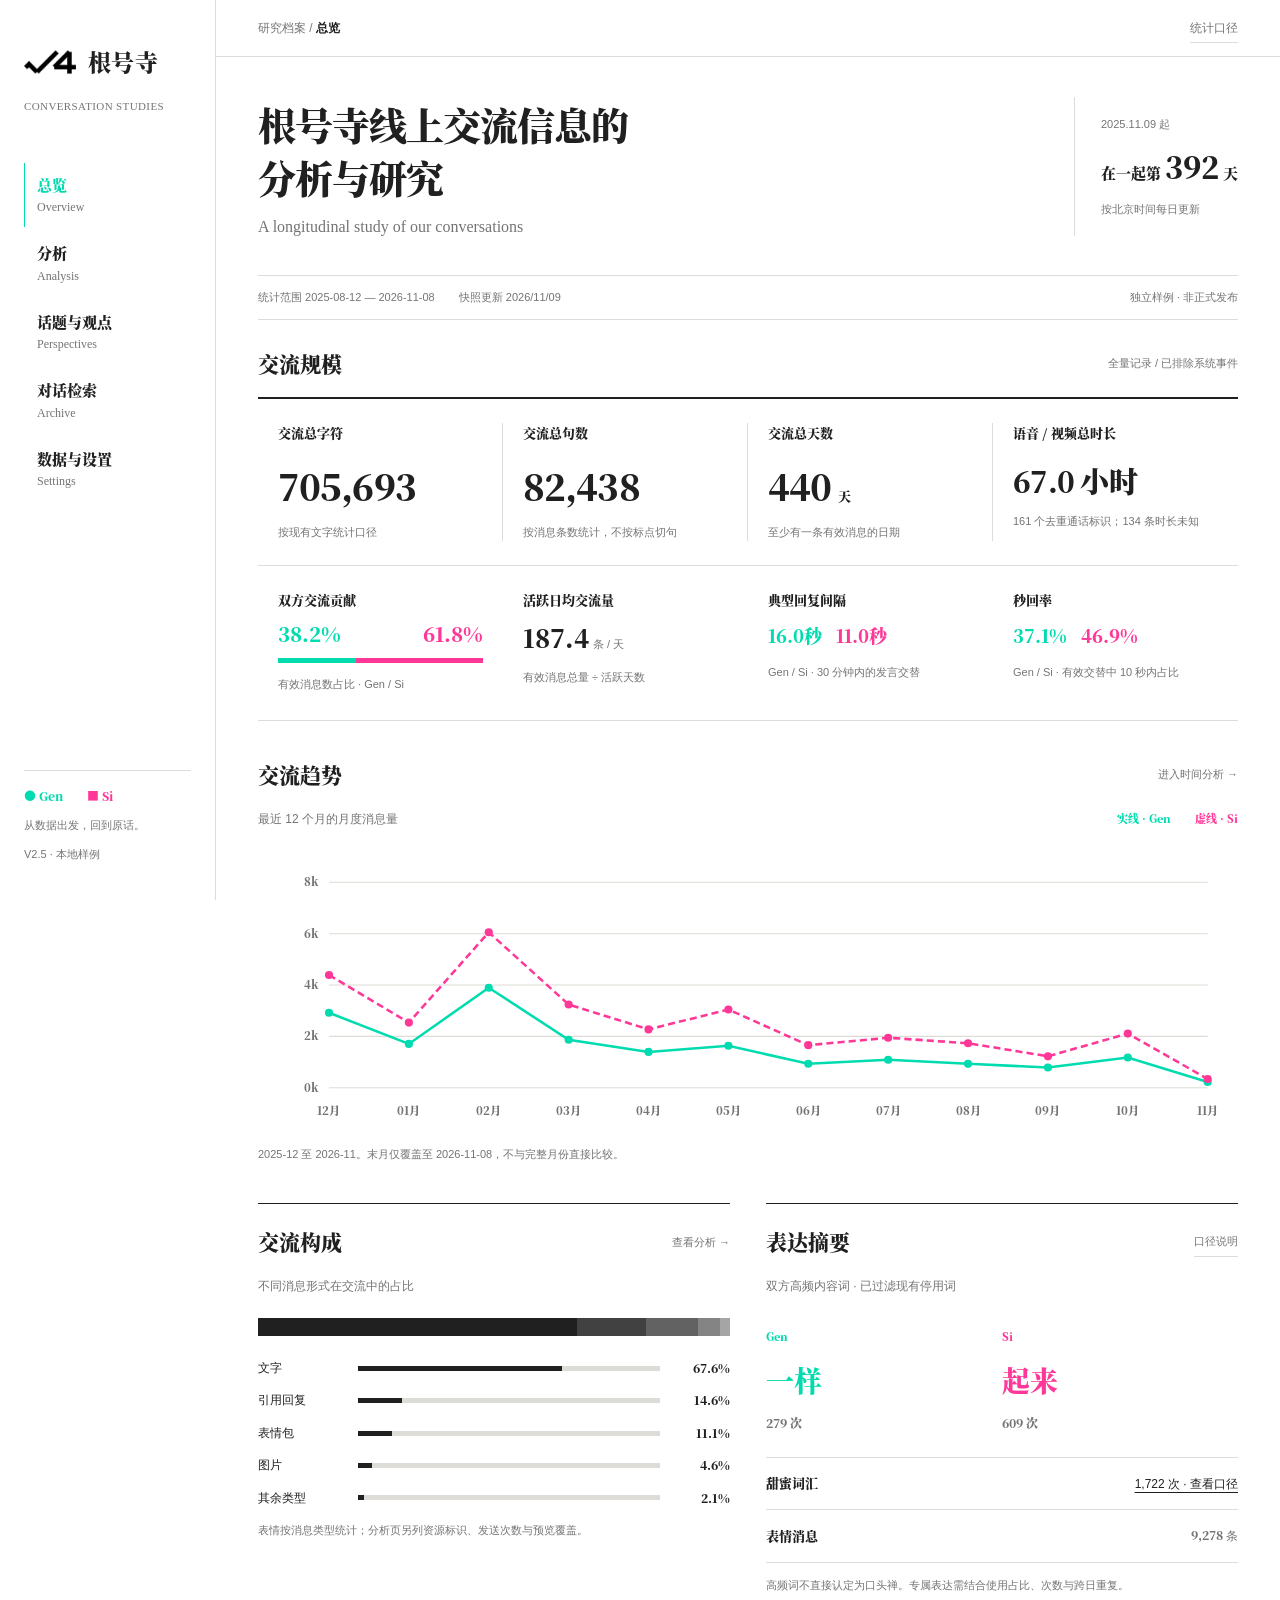
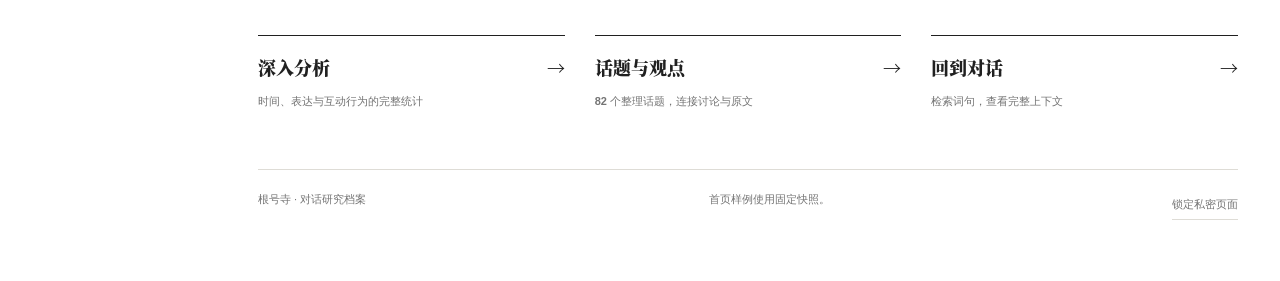
<file: index.html>
<!doctype html>
<html lang="zh-CN"><head><meta charset="utf-8"><meta name="viewport" content="width=device-width,initial-scale=1"><title>根号寺 · V2.5 首页样例</title><link id="site-icon" rel="icon" type="image/svg+xml" href="favicon.svg"><link rel="stylesheet" href="style.css"><link rel="preload" href="phase-1/fonts/SourceHanSerifCN-Heavy.otf" as="font" type="font/otf" crossorigin><link rel="stylesheet" href="site-header.css"><link rel="stylesheet" href="page-layout.css"></head>
<body><a class="skip" href="#main">跳至内容</a>
<aside><a class="brand" href="./index.html"><img class="brand-symbol" src="brand-icon.svg" alt="根号寺标识" width="66" height="31"><span class="brand-name">根号寺</span><small class="brand-caption">CONVERSATION STUDIES</small></a><nav aria-label="主导航"><a href="./index.html" aria-current="page">总览 <small>Overview</small></a><a href="analysis.html">分析 <small>Analysis</small></a><a href="workspace.html#topics">话题与观点 <small>Perspectives</small></a><a href="workspace.html#search">对话检索 <small>Archive</small></a><a href="workspace.html#settings">数据与设置 <small>Settings</small></a></nav><div class="aside-foot"><div class="legend"><span class="gen">● Gen</span><span class="si">■ Si</span></div><p>从数据出发，回到原话。</p><small>V2.5 · 本地样例</small></div></aside>
<div class="shell"><header class="site-header"><span>研究档案 / <b>总览</b></span><button id="method-open">统计口径</button></header><main id="main">
<div class="title-row"><div><h1>根号寺线上交流信息的<br class="desktop-break">分析与研究</h1><p class="english">A longitudinal study of our conversations</p></div><div class="anniversary"><span>2025.11.09 起</span><p>在一起第 <strong id="days">—</strong> 天</p><small>按北京时间每日更新</small></div></div>
<div class="dataset"><span id="coverage">正在读取数据范围…</span><span id="updated"></span><span class="sample-badge">独立样例 · 非正式发布</span></div>
<section aria-labelledby="scale-title"><div class="section-head"><h2 id="scale-title">交流规模</h2><span>全量记录 / 已排除系统事件</span></div><div class="primary-stats"><article><h3>交流总字符</h3><p class="number" id="characters">—</p><span>按现有文字统计口径</span></article><article><h3>交流总句数</h3><p class="number" id="messages">—</p><span>按消息条数统计，不按标点切句</span></article><article><h3>交流总天数</h3><p class="number"><b id="active">—</b><em>天</em></p><span>至少有一条有效消息的日期</span></article><article><h3>语音 / 视频总时长</h3><p class="number" id="call-hours">—</p><span id="call-note">只计有明确时长且去重的通话</span></article></div>
<div class="secondary-stats"><article><h3>双方交流贡献</h3><p class="pair"><b class="gen" id="gen-share"></b><b class="si" id="si-share"></b></p><div class="split" id="share-bar"></div><small>有效消息数占比 · Gen / Si</small></article><article><h3>活跃日均交流量</h3><p><strong id="daily">—</strong> <span>条 / 天</span></p><small>有效消息总量 ÷ 活跃天数</small></article><article><h3>典型回复间隔</h3><p class="reply-pair" id="reply-overview"></p><small>Gen / Si · 30 分钟内的发言交替</small></article><article><h3>秒回率</h3><p class="reply-pair" id="quick-overview"></p><small>Gen / Si · 有效交替中 10 秒内占比</small></article></div></section>
<section class="overview" aria-labelledby="trend-title"><div class="section-head"><h2 id="trend-title">交流趋势</h2><a href="analysis.html">进入时间分析 →</a></div><div class="chart-head"><p>最近 12 个月的月度消息量</p><div class="legend"><span class="gen">实线 · Gen</span><span class="si">虚线 · Si</span></div></div><div id="trend" class="trend"></div><p class="caption" id="trend-note"></p></section>
<div class="summary-grid"><section aria-labelledby="type-title"><div class="section-head"><h2 id="type-title">交流构成</h2><a href="analysis.html">查看分析 →</a></div><p class="sub">不同消息形式在交流中的占比</p><div id="type-stack" class="type-stack"></div><div id="type-list"></div><p class="caption">表情按消息类型统计；分析页另列资源标识、发送次数与预览覆盖。</p></section><section aria-labelledby="expression-title"><div class="section-head"><h2 id="expression-title">表达摘要</h2><button id="expression-info">口径说明</button></div><p class="sub">双方高频内容词 · 已过滤现有停用词</p><div class="word-pair" id="words"></div><div class="expression-row"><h3>甜蜜词汇</h3><a href="analysis.html#sweet" id="sweet-overview"></a></div><div class="expression-row"><h3>表情消息</h3><span><b id="stickers">—</b> 条</span></div><p class="caption">高频词不直接认定为口头禅。专属表达需结合使用占比、次数与跨日重复。</p></section></div>
<section class="destinations" aria-label="探索档案"><a href="analysis.html"><h2>深入分析 <span>→</span></h2><p>时间、表达与互动行为的完整统计</p></a><a href="workspace.html#topics"><h2>话题与观点 <span>→</span></h2><p><b id="topics">—</b> 个整理话题，连接讨论与原文</p></a><a href="workspace.html#search"><h2>回到对话 <span>→</span></h2><p>检索词句，查看完整上下文</p></a></section>
<footer><span>根号寺 · 对话研究档案</span><span>首页样例使用固定快照。</span><button id="lock-access" type="button">锁定私密页面</button></footer>
</main></div><dialog id="methods"><div class="dialog-head"><h2>统计口径与样例范围</h2><button id="method-close" aria-label="关闭统计口径">关闭</button></div><p>本页与新版分析页使用同一份固定消息快照的计算结果。统计范围与快照更新时间显示在标题下方。</p><ul><li>总句数沿用原有名称，计算单位为有效消息条数；总天数为有交流的日期数。</li><li>响应统计按 30 分钟切分会话、10 秒为秒回阈值；时长只计可解析且按 roomid 去重的通话。甜蜜词为默认词典的字面匹配，详细口径见分析页。</li><li>当前高频词来自现有分词统计，按人数分别排序，过滤停用词及单字词；不代表已认定的专属词或口头禅。</li><li>纪念日为 2025 年 11 月 9 日，当天计为第 1 天。纪念天数与数据覆盖截止日期相互独立。</li></ul><p>各功能可通过主导航进入。</p></dialog><script src="phase-1/preferences.js"></script><script src="overview-data.js"></script><script src="app.js"></script><script src="access-home.js"></script></body></html>
</file>
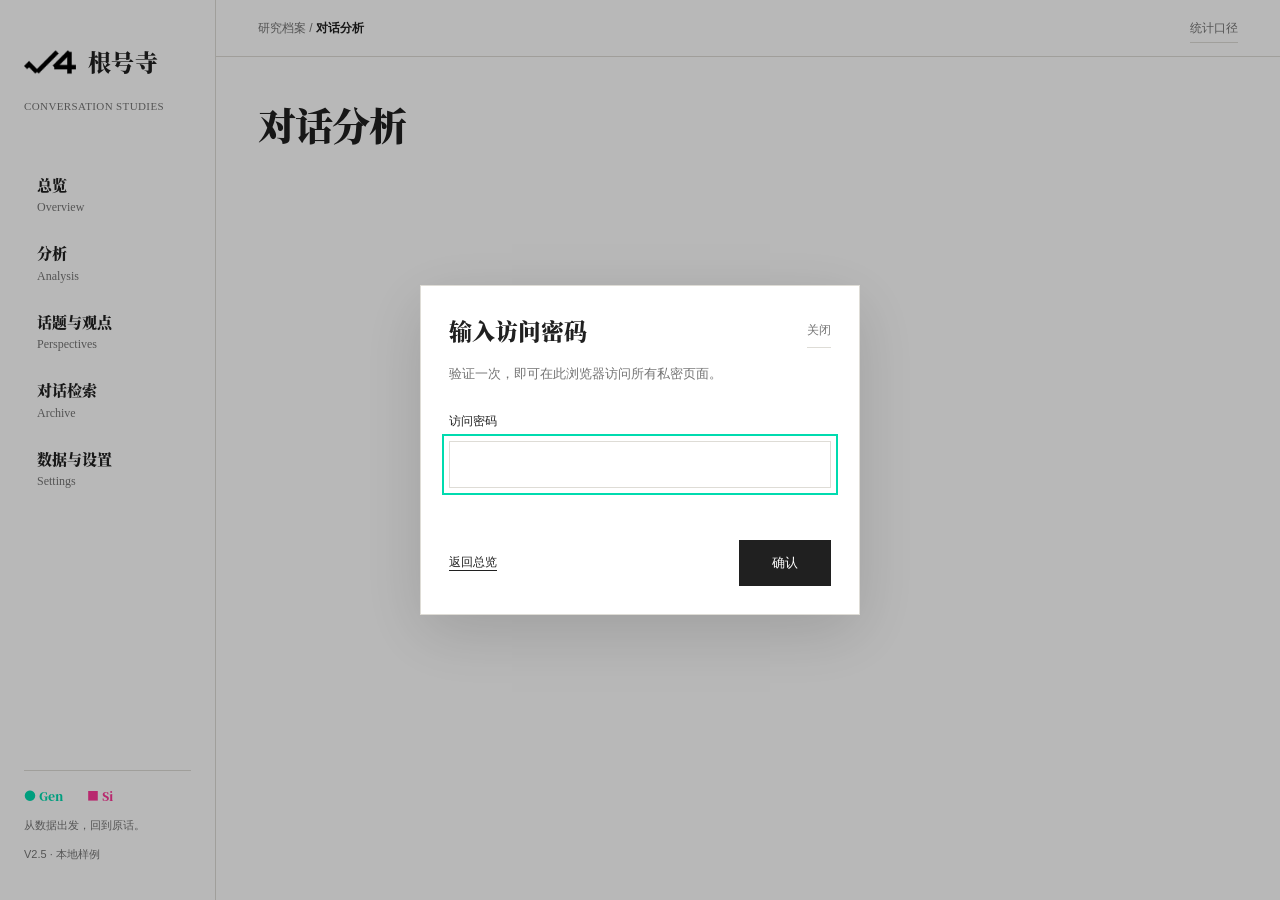
<file: analysis.html>
<!doctype html><html lang="zh-CN"><head><meta charset="utf-8"><meta name="viewport" content="width=device-width,initial-scale=1"><title>根号寺 · 研究档案</title><link id="site-icon" rel="icon" href="favicon.svg"><link rel="stylesheet" href="style.css"><link rel="stylesheet" href="site-header.css"><link rel="stylesheet" href="page-layout.css"><link rel="stylesheet" href="access.css"></head><body><a class="skip" href="#main">跳至内容</a>
<aside><a class="brand" href="./index.html"><img class="brand-symbol" src="brand-icon.svg" alt="根号寺标识" width="66" height="31"><span class="brand-name">根号寺</span><small class="brand-caption">CONVERSATION STUDIES</small></a><nav aria-label="主导航"><a href="./index.html" >总览 <small>Overview</small></a><a href="analysis.html">分析 <small>Analysis</small></a><a href="workspace.html#topics">话题与观点 <small>Perspectives</small></a><a href="workspace.html#search">对话检索 <small>Archive</small></a><a href="workspace.html#settings">数据与设置 <small>Settings</small></a></nav><div class="aside-foot"><div class="legend"><span class="gen">● Gen</span><span class="si">■ Si</span></div><p>从数据出发，回到原话。</p><small>V2.5 · 本地样例</small></div></aside>
<div class="shell"><header class="site-header"><span>研究档案 / <b>总览</b></span><button id="method-open">统计口径</button></header><main id="main"><div class="title-row"><div><h1 id="locked-title">研究档案</h1></div></div></main></div><dialog id="access-dialog" aria-labelledby="access-title" aria-describedby="access-description"><div class="access-dialog-head"><h2 id="access-title">输入访问密码</h2><button id="access-close" type="button" aria-label="关闭并返回总览">关闭</button></div><p id="access-description">验证一次，即可在此浏览器访问所有私密页面。</p><form id="access-form"><label for="access-password">访问密码</label><input id="access-password" type="password" autocomplete="current-password" required maxlength="128" autofocus><p id="access-status" role="status" aria-live="polite"></p><div class="access-actions"><a href="index.html">返回总览</a><button type="submit" id="access-submit">确认</button></div></form></dialog><script src="phase-1/preferences.js"></script><script src="analysis.vault.js"></script><script src="access.js"></script></body></html>
</file>
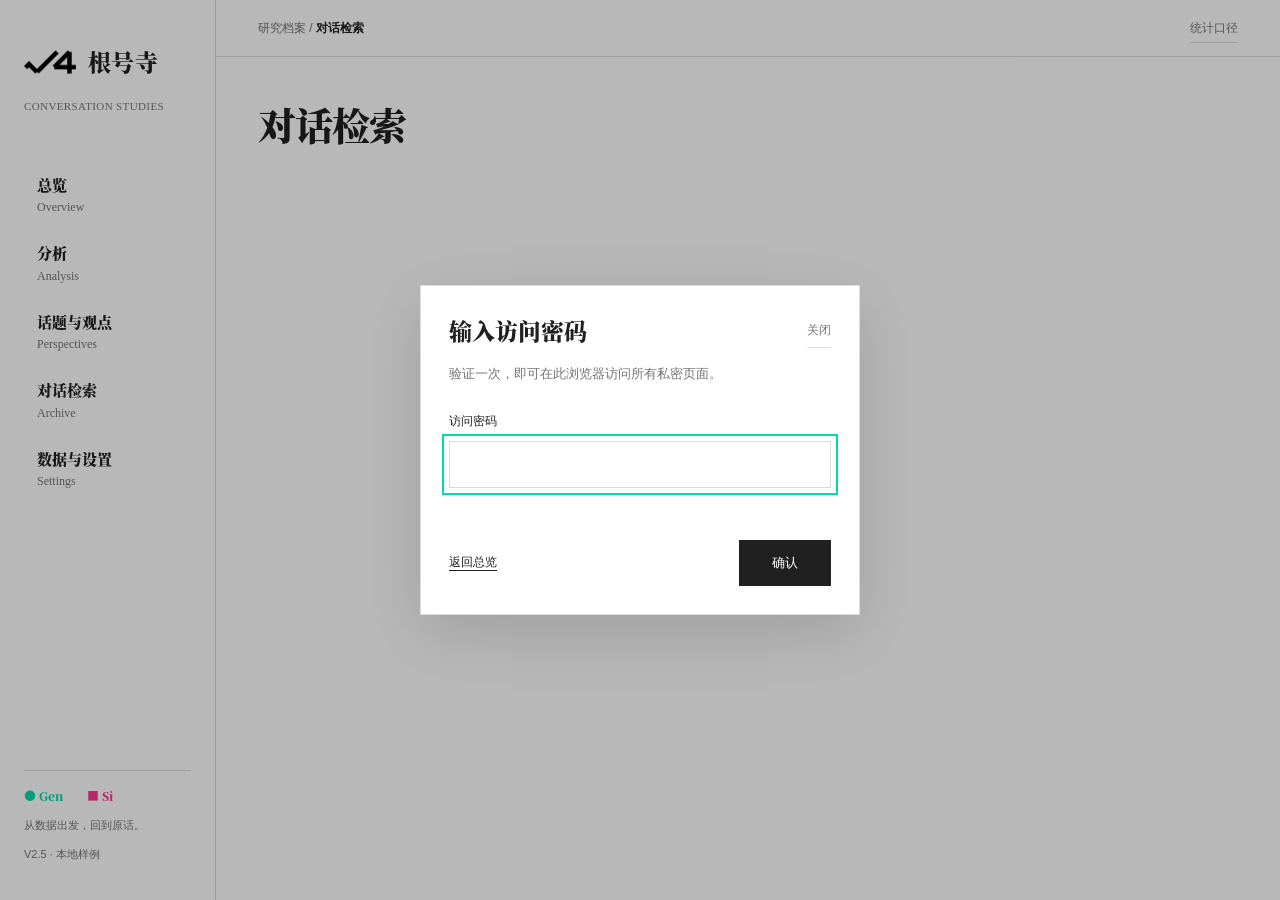
<file: workspace.html>
<!doctype html><html lang="zh-CN"><head><meta charset="utf-8"><meta name="viewport" content="width=device-width,initial-scale=1"><title>根号寺 · 研究档案</title><link id="site-icon" rel="icon" href="favicon.svg"><link rel="stylesheet" href="style.css"><link rel="stylesheet" href="site-header.css"><link rel="stylesheet" href="page-layout.css"><link rel="stylesheet" href="access.css"></head><body><a class="skip" href="#main">跳至内容</a>
<aside><a class="brand" href="./index.html"><img class="brand-symbol" src="brand-icon.svg" alt="根号寺标识" width="66" height="31"><span class="brand-name">根号寺</span><small class="brand-caption">CONVERSATION STUDIES</small></a><nav aria-label="主导航"><a href="./index.html" >总览 <small>Overview</small></a><a href="analysis.html">分析 <small>Analysis</small></a><a href="workspace.html#topics">话题与观点 <small>Perspectives</small></a><a href="workspace.html#search">对话检索 <small>Archive</small></a><a href="workspace.html#settings">数据与设置 <small>Settings</small></a></nav><div class="aside-foot"><div class="legend"><span class="gen">● Gen</span><span class="si">■ Si</span></div><p>从数据出发，回到原话。</p><small>V2.5 · 本地样例</small></div></aside>
<div class="shell"><header class="site-header"><span>研究档案 / <b>总览</b></span><button id="method-open">统计口径</button></header><main id="main"><div class="title-row"><div><h1 id="locked-title">研究档案</h1></div></div></main></div><dialog id="access-dialog" aria-labelledby="access-title" aria-describedby="access-description"><div class="access-dialog-head"><h2 id="access-title">输入访问密码</h2><button id="access-close" type="button" aria-label="关闭并返回总览">关闭</button></div><p id="access-description">验证一次，即可在此浏览器访问所有私密页面。</p><form id="access-form"><label for="access-password">访问密码</label><input id="access-password" type="password" autocomplete="current-password" required maxlength="128" autofocus><p id="access-status" role="status" aria-live="polite"></p><div class="access-actions"><a href="index.html">返回总览</a><button type="submit" id="access-submit">确认</button></div></form></dialog><script src="phase-1/preferences.js"></script><script src="workspace.vault.js"></script><script src="access.js"></script></body></html>
</file>
<file: style.css>
@font-face{font-family:ResearchSerif;src:url('phase-1/fonts/SourceHanSerifCN-Heavy.otf') format('opentype');font-weight:900;font-display:swap}
:root{--bg:#FFFFFF;--paper:#fff;--ink:#202020;--muted:#60645e;--line:#d8d9d1;--gen:#277c74;--si:#a33a46;--serif:ResearchSerif,Georgia,SimSun,serif;--sans:'Microsoft YaHei',sans-serif}
*{box-sizing:border-box}body{margin:0;background:var(--bg);color:var(--ink);font:14px/1.7 var(--sans)}a{color:inherit;text-decoration:none}button{font:inherit;color:inherit;background:transparent;border:0;cursor:pointer;padding:5px 0;border-bottom:1px solid var(--line)}button:hover,a:hover{color:var(--gen)}:focus-visible{outline:2px solid var(--gen);outline-offset:5px}::selection{background:var(--gen);color:white}html{scrollbar-color:var(--muted) var(--bg)}.skip{position:fixed;left:12px;top:-80px;background:var(--paper);padding:12px;z-index:9}.skip{transform:translateY(-200%)}.skip:focus-visible{top:10px;transform:translateY(0)}
aside{position:fixed;inset:0 auto 0 0;width:216px;border-right:1px solid var(--line);padding:36px 24px;display:flex;flex-direction:column;background:var(--paper)}.brand{display:flex;gap:13px;align-items:center;font:900 23px/1.4 var(--serif)}.brand small{display:block;font:10px/1.8 Georgia,serif;letter-spacing:.03em;margin-top:8px}.seal{border:1px solid var(--ink);font:900 21px/1.3 var(--serif);padding:6px 9px}nav{margin-top:58px}nav a{display:block;padding:14px 12px;margin:5px 0;font:900 15px/1.7 var(--serif)}nav small{display:block;font:12px/1.5 Georgia,serif;color:var(--muted)}nav a[aria-current]{background:var(--bg);border-left:1px solid var(--gen);color:var(--gen)}.aside-foot{margin-top:auto;font-size:11px;color:var(--muted)}.aside-foot>a{display:block;margin:20px 0 10px;text-decoration:underline;text-underline-offset:5px}.aside-foot>small{font-size:10px}.legend{display:flex;gap:24px;font:900 12px/1.5 var(--serif)}.gen{color:var(--gen)}.si{color:var(--si)}.shell{margin-left:216px}header{padding:18px 42px;border-bottom:1px solid var(--line);display:flex;justify-content:space-between;align-items:center;font-size:12px;color:var(--muted)}header b{color:var(--ink)}main{max-width:1510px;margin:auto;padding:42px 42px 0}.title-row{display:flex;gap:30px;justify-content:space-between;align-items:center}h1{font:900 clamp(27px,2.6vw,42px)/1.5 var(--serif);margin:0;letter-spacing:-.025em}.english{font:16px/1.5 Georgia,serif;color:var(--muted);margin:14px 0 0}.anniversary{border-left:1px solid var(--line);padding:15px 0 15px 26px;white-space:nowrap}.anniversary>span,.anniversary small{color:var(--muted);font-size:11px}.anniversary p{font:900 15px/1.5 var(--serif);margin:8px 0}.anniversary strong{font-size:30px}.dataset{display:flex;gap:12px 24px;flex-wrap:wrap;align-items:center;margin:30px 0 36px;padding:12px 0;border-top:1px solid var(--line);border-bottom:1px solid var(--line);font-size:11px;color:var(--muted)}.sample-badge{margin-left:auto}.section-head{display:flex;align-items:center;justify-content:space-between;gap:18px;margin-bottom:18px}h2{font:900 21px/1.5 var(--serif);margin:0}.section-head>a,.section-head>span,.section-head>button{font-size:11px;color:var(--muted)}h3{font:900 13px/1.6 var(--serif);margin:0}.primary-stats{display:grid;grid-template-columns:repeat(4,1fr);border-top:2px solid var(--ink);border-bottom:1px solid var(--line);padding:24px 0;background:var(--paper)}.primary-stats article{padding:0 20px;border-right:1px solid var(--line)}.primary-stats article:last-child{border:0}.number{font:900 clamp(24px,2.8vw,39px)/1.5 var(--serif);margin:15px 0 10px;letter-spacing:-.025em}.number b{font-weight:900}.number em{font-size:13px;font-style:normal;margin-left:7px}.primary-stats article>span{font-size:10px;color:var(--muted);display:block}.pending{font:900 24px/1.5 var(--serif);margin:22px 0 16px;color:var(--muted)}.secondary-stats{display:grid;grid-template-columns:repeat(4,1fr);padding:24px 0;border-bottom:1px solid var(--line)}.secondary-stats article{padding:0 20px}.secondary-stats p{margin:8px 0}.secondary-stats strong{font:900 25px/1.5 var(--serif)}.secondary-stats small,.secondary-stats p>span{font-size:10px;color:var(--muted)}.pair{display:flex;justify-content:space-between;font:900 20px/1.5 var(--serif)}.split{display:flex;height:5px;margin:9px 0}.split i:first-child{background:var(--gen)}.split i:last-child{background:var(--si)}.pending-small{font:900 18px/1.5 var(--serif);color:var(--muted);padding:3px 0}.overview{margin-top:38px}.chart-head{display:flex;align-items:center;justify-content:space-between;gap:12px}.chart-head p,.sub{font-size:12px;color:var(--muted);margin:0 0 15px}.chart-head .legend{margin-bottom:15px}.trend{background:var(--paper);padding:20px 12px 4px}.trend svg{display:block;width:100%;height:auto}.trend text{font:900 11px var(--serif);fill:var(--muted)}.caption{font-size:11px;line-height:1.8;color:var(--muted);margin:13px 0 0;max-width:75ch}.summary-grid{display:grid;grid-template-columns:1fr 1fr;gap:36px;margin-top:38px}.summary-grid>section{border-top:1px solid var(--ink);padding-top:22px}.type-stack{display:flex;height:18px;margin:22px 0}.type-row{display:grid;grid-template-columns:90px 1fr 60px;align-items:center;font-size:12px;margin:12px 0;gap:10px}.type-row b{text-align:right;font-family:var(--serif)}.track{height:5px;background:var(--line)}.track i{display:block;height:100%;background:var(--gen)}.word-pair{display:grid;grid-template-columns:1fr 1fr;padding:14px 0 22px;border-bottom:1px solid var(--line)}.word-pair small{font:900 11px var(--serif)}.word-pair strong{display:block;font:900 28px/1.6 var(--serif);margin:9px 0}.word-pair span{font:900 12px var(--serif);color:var(--muted)}.expression-row{display:flex;justify-content:space-between;align-items:center;gap:10px;padding:15px 0;border-bottom:1px solid var(--line)}.expression-row>span{font-size:12px;color:var(--muted)}.expression-row b{font-family:var(--serif)}.destinations{display:grid;grid-template-columns:repeat(3,1fr);gap:30px;margin:40px 0}.destinations>a{border-top:1px solid var(--ink);padding:18px 0}.destinations h2{font-size:18px;display:flex;justify-content:space-between}.destinations p{font-size:11px;color:var(--muted);margin-bottom:0}footer{display:flex;justify-content:space-between;gap:16px;border-top:1px solid var(--line);padding:20px 0 25px;font-size:10px;color:var(--muted)}dialog{max-width:650px;width:calc(100% - 36px);max-height:85vh;overflow:auto;border:1px solid var(--line);background:var(--paper);color:var(--ink);padding:30px;font-size:13px;line-height:1.9}dialog::backdrop{background:rgb(0 0 0 / .35)}.dialog-head{display:flex;justify-content:space-between;gap:20px}dialog ul{padding-left:20px}dialog li{margin-bottom:12px}
@media(min-width:1600px){main{padding-top:52px}.title-row{padding-bottom:12px}}
@media(max-width:1100px){aside{width:185px;padding:28px 18px}.shell{margin-left:185px}main{padding:30px 26px 0}header{padding:15px 26px}.title-row{align-items:flex-start}.anniversary{padding-left:18px}.primary-stats article,.secondary-stats article{padding:0 12px}.primary-stats article>span{font-size:10px}.summary-grid{gap:24px}.number{font-size:28px}.brand{font-size:20px}.brand small{font-size:8px}}
@media(max-width:760px){aside{position:static;width:auto;display:block;padding:17px 20px;border-right:0;border-bottom:1px solid var(--line)}.brand{font-size:18px}.brand small{font-size:9px;margin-top:3px}.seal{font-size:15px;padding:3px 6px}.aside-foot{display:none}nav{display:flex;overflow-x:auto;margin:16px -6px -5px;gap:12px;padding:0 6px 5px}nav a{white-space:nowrap;padding:8px 3px;margin:0;font-size:13px}nav small{display:none}nav a[aria-current]{background:transparent;border-left:0;border-bottom:2px solid var(--gen)}.shell{margin:0}header{padding:12px 20px}main{padding:25px 20px 0}.title-row{display:block}h1{font-size:27px}.desktop-break{display:none}.english{font-size:13px}.anniversary{border:0;border-top:1px solid var(--line);margin-top:22px;padding:14px 0 0;display:flex;align-items:center;gap:15px;flex-wrap:wrap}.anniversary strong{font-size:23px}.anniversary p{margin:0}.anniversary small{display:none}.dataset{margin:22px 0;gap:6px 12px}.sample-badge{margin-left:0}.section-head{margin-bottom:14px;align-items:baseline}h2{font-size:19px}.section-head>span{font-size:10px}.primary-stats,.secondary-stats{grid-template-columns:1fr 1fr;padding:0}.primary-stats article,.secondary-stats article{padding:20px 12px;border:0}.primary-stats article:nth-child(odd){border-right:1px solid var(--line)}.primary-stats article:nth-child(-n+2){border-bottom:1px solid var(--line)}.number{font-size:27px}.primary-stats article>span{font-size:10px}.pending{font-size:23px}.secondary-stats article:nth-child(-n+2){border-bottom:1px solid var(--line)}.chart-head{align-items:flex-start}.chart-head p{font-size:11px}.chart-head .legend{gap:12px;font-size:10px;white-space:nowrap}.trend{padding:12px 0 0}.trend text{font-size:14px}.summary-grid{grid-template-columns:1fr;gap:30px}.overview{margin-top:30px}.destinations{grid-template-columns:1fr;gap:0;margin:30px 0 16px}.destinations>a{padding:16px 0}.destinations p{margin:6px 0}.destinations h2{font-size:17px}footer{flex-direction:column;gap:6px}dialog{padding:22px}.dialog-head h2{font-size:18px}}
@media(prefers-reduced-motion:reduce){*{scroll-behavior:auto!important}}

.brand small,.aside-foot>small,.primary-stats article>span,.secondary-stats small,.secondary-stats p>span,.section-head>span,.chart-head .legend,footer{font-size:11px}.track i{background:var(--ink)}

.brand-symbol{display:block;width:66px;height:auto;flex-shrink:0}.brand{gap:10px;font-size:20px}.brand small{font-size:11px;overflow-wrap:anywhere}@media(max-width:760px){.brand-symbol{width:56px}.brand{font-size:18px}}

/* The mark and Chinese name share a baseline; the descriptor spans the lockup. */
.brand{display:grid;grid-template-columns:52px minmax(0,1fr);column-gap:12px;row-gap:10px;align-items:center}.brand-symbol{width:52px;height:auto}.brand-name{font:900 23px/1.25 var(--serif);white-space:nowrap;letter-spacing:.02em}.brand .brand-caption{grid-column:1/-1;display:block;margin:0;font:11px/1.5 Georgia,serif;letter-spacing:.035em;white-space:nowrap;overflow-wrap:normal;color:var(--muted)}@media(max-width:760px){.brand{width:max-content;grid-template-columns:46px auto;column-gap:11px;row-gap:8px}.brand-symbol{width:46px}.brand-name{font-size:21px}.brand .brand-caption{font-size:11px}}

.reply-pair{display:flex;gap:14px;flex-wrap:wrap;font:900 18px/1.5 var(--serif);padding:3px 0}#call-hours{font-size:29px}#sweet-overview{font-size:12px;text-decoration:underline;text-underline-offset:4px}
.skip:not(:focus-visible){visibility:visible;clip-path:inset(50%)}

nav{margin-top:48px;display:grid;gap:4px}nav a{padding:11px 12px;margin:0;line-height:1.5}nav small{margin-top:2px}.aside-foot{border-top:1px solid var(--line);padding-top:16px}
</file>
<file: site-header.css>
/* The workspace loads the archived content stylesheet. Keep its nav rules out of the shared shell. */
body > aside > nav[aria-label] {
  display: grid;
  gap: 4px;
  margin: 48px 0 0;
  padding: 0;
}

body > aside > nav[aria-label] > a {
  display: block;
  margin: 0;
  padding: 11px 12px;
  border: 0;
  border-left: 1px solid transparent;
  background: transparent;
  color: var(--ink);
  font: 900 15px/1.5 ResearchSerif, Georgia, SimSun, serif;
  transition: none;
}

body > aside > nav[aria-label] > a:hover,
body > aside > nav[aria-label] > a[aria-current="page"] {
  color: var(--gen);
}

body > aside > nav[aria-label] > a[aria-current="page"] {
  border-color: var(--gen);
}

body > aside > nav[aria-label] small {
  display: block;
  margin-top: 2px;
  color: var(--muted);
  font: 12px/1.5 Georgia, serif;
}

.shell > .site-header {
  height: 57px;
  padding-block: 0;
  font: 12px/1.5 "Microsoft YaHei", sans-serif;
}

@media (max-width: 760px) {
  body > aside > nav[aria-label] {
    display: flex;
    overflow-x: auto;
    gap: 12px;
    margin: 16px -6px -5px;
    padding: 0 6px 5px;
  }

  body > aside > nav[aria-label] > a {
    flex: none;
    padding: 8px 3px;
    border-left: 0;
    border-bottom: 2px solid transparent;
    font-size: 13px;
    white-space: nowrap;
  }

  body > aside > nav[aria-label] small {
    display: none;
  }

  .shell > .site-header {
    height: 45px;
  }
}
</file>
<file: page-layout.css>
/* V2.5 shared page rhythm. Loaded after legacy content styles. */
:root{--page-gutter:42px;--page-top:40px;--page-heading-size:38px}
.shell > .site-header{height:57px;padding:0 var(--page-gutter);background:var(--paper);font:12px/1.5 var(--sans);border-bottom:1px solid var(--line)}
.shell > main,.shell > #app{max-width:1510px;margin:0 auto;padding:var(--page-top) var(--page-gutter) 36px;min-width:0}
.shell > main > .title-row,.shell > #app > .page-heading{display:flex;align-items:flex-start;justify-content:space-between;gap:28px;min-height:150px;padding:0;margin:0 0 28px}
.shell > main > .title-row h1,.shell > #app > .page-heading h1{font:900 var(--page-heading-size)/1.4 var(--serif);letter-spacing:-.025em;margin:0;color:var(--ink);text-wrap:balance}
.shell > main .title-row .english,.shell > #app > .page-heading .english{font:16px/1.5 Georgia,serif;letter-spacing:0;text-transform:none;color:var(--muted);margin:12px 0 0}
.shell > main .analysis-deck,.shell > #app > .page-heading .intro{font:13px/1.8 var(--sans);color:var(--muted);max-width:65ch;margin:14px 0 0}
.shell > main > .dataset{margin:0 0 28px}
.shell > .preview-note[hidden]{display:none!important}
.shell > .page-footer{max-width:1426px;margin:0 var(--page-gutter);padding:20px 0 25px;font:11px/1.7 var(--sans);letter-spacing:0;color:var(--muted)}
.shell > #app > .page-heading .edition{padding-top:4px}
@media(max-width:1100px){:root{--page-gutter:26px;--page-top:30px;--page-heading-size:34px}}
@media(max-width:760px){:root{--page-gutter:20px;--page-top:26px;--page-heading-size:28px}.shell > .site-header{height:45px}.shell > main > .title-row,.shell > #app > .page-heading{display:block;min-height:0;margin-bottom:24px}.shell > main .title-row .english,.shell > #app > .page-heading .english{font-size:14px;margin-top:10px}.shell > main .analysis-deck,.shell > #app > .page-heading .intro{font-size:12px;margin-top:12px}.shell > main > .dataset{margin:0 0 24px}.shell > #app > .page-heading .edition{display:none}}
/* Let settings controls wrap within their panel instead of widening the page. */
#app .toggle-field{white-space:normal;min-width:0;max-width:100%;flex-wrap:wrap}
#app .settings-grid>*{min-width:0}
#app .update-policy-row{grid-template-columns:repeat(auto-fit,minmax(140px,1fr))}
@media(max-width:760px){#app .update-policy-row{grid-template-columns:1fr}}
</file>
<file: access.css>
#access-dialog{width:calc(100% - 40px);max-width:440px;padding:28px;border:1px solid var(--line);background:var(--paper);color:var(--ink);box-shadow:0 18px 60px rgb(0 0 0 / .14)}
#access-dialog::backdrop{background:rgb(0 0 0 / .28)}
.access-dialog-head{display:flex;justify-content:space-between;align-items:center;gap:16px}.access-dialog-head h2{font:900 23px/1.5 var(--serif)}#access-close{font-size:12px;color:var(--muted)}
#access-description{font-size:13px;line-height:1.8;color:var(--muted);margin:14px 0 24px}#access-form label{display:block;font-size:12px;margin-bottom:8px}#access-password{display:block;box-sizing:border-box;width:100%;padding:12px;border:1px solid var(--line);border-radius:0;background:var(--paper);color:var(--ink);font:18px var(--sans)}#access-status{min-height:24px;font-size:12px;color:var(--si);margin:10px 0 18px}.access-actions{display:flex;align-items:center;justify-content:space-between;gap:20px}.access-actions a{font-size:12px;text-decoration:underline;text-underline-offset:4px}#access-submit{padding:10px 32px;background:var(--ink);color:var(--paper);border:1px solid var(--ink);font-size:13px}#access-submit:disabled{opacity:.55;cursor:wait}@media(max-width:480px){#access-dialog{padding:24px}.access-dialog-head h2{font-size:21px}}
</file>
